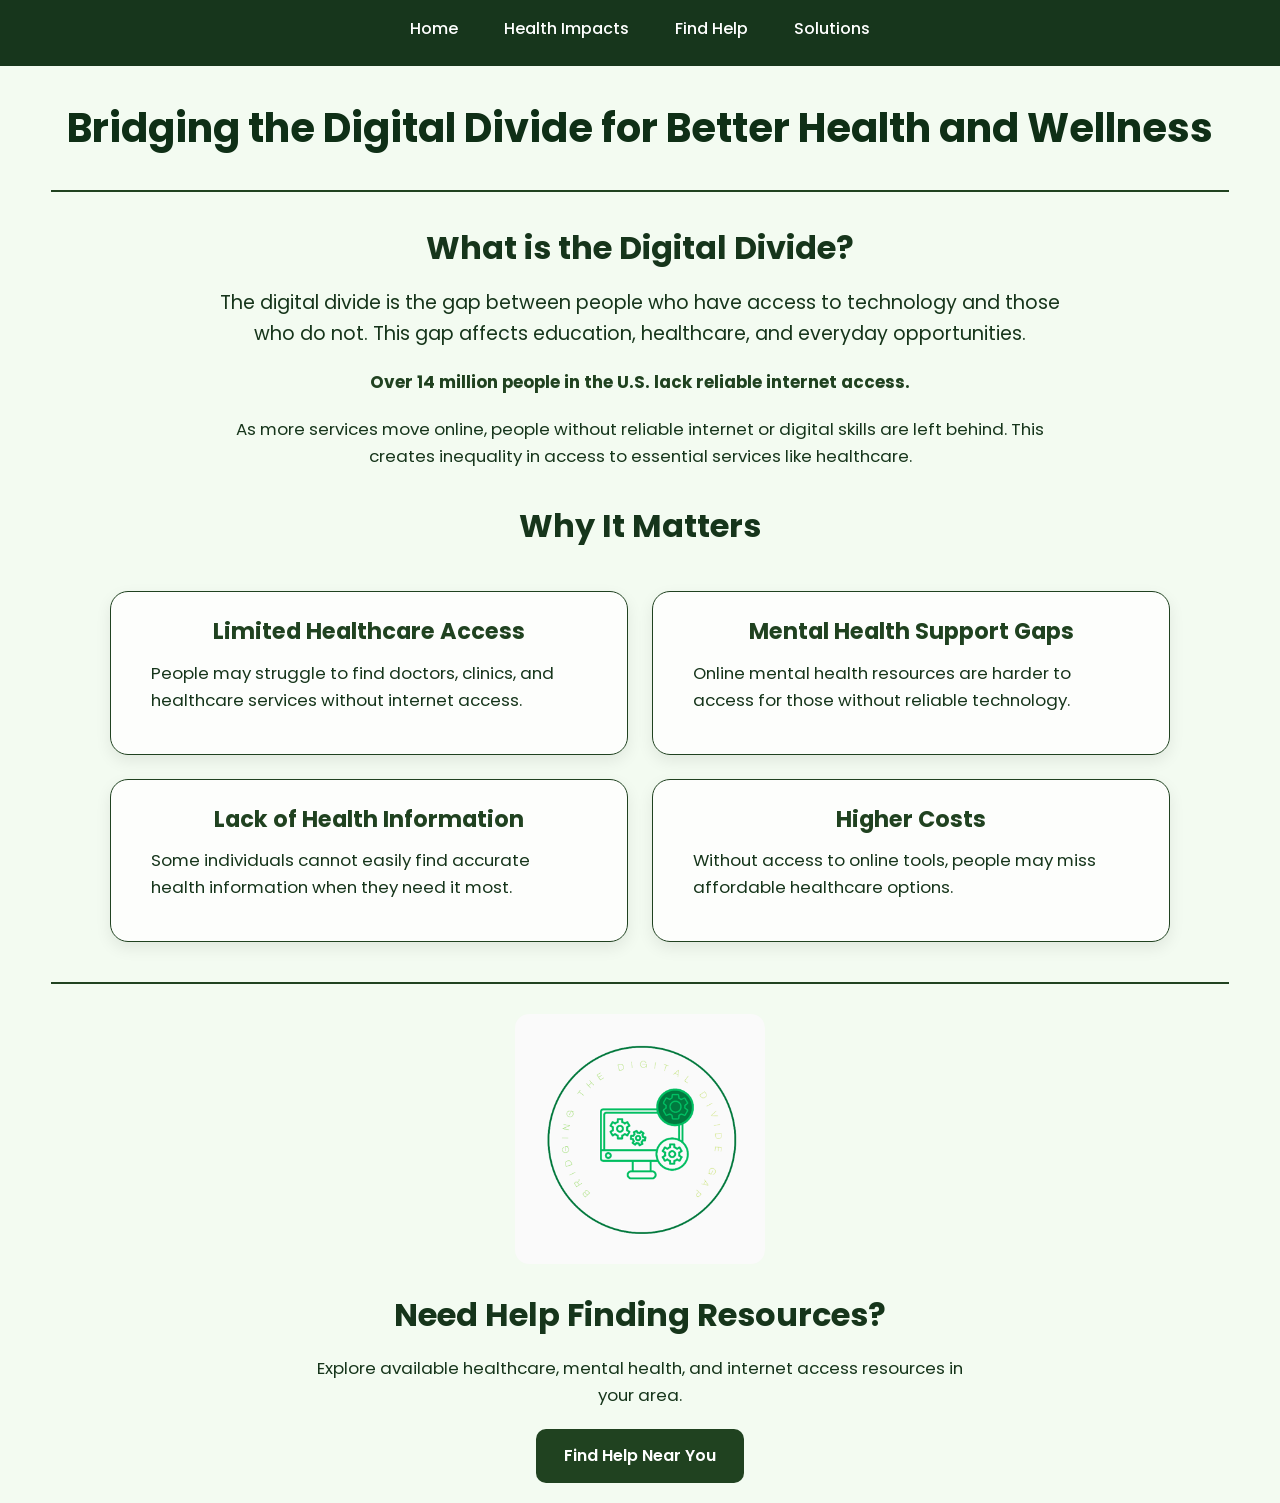
<file: index.html>
<!DOCTYPE html>
<html lang="en">

<head>
    <meta charset="UTF-8">
    <meta name="viewport" content="width=device-width, initial-scale=1.0">
    <link rel="preconnect" href="https://fonts.googleapis.com">
    <link rel="preconnect" href="https://fonts.gstatic.com" crossorigin>
    <link href="https://fonts.googleapis.com/css2?family=Poppins:wght@400;500;600;700&display=swap" rel="stylesheet">
    <link href="style.css" rel="stylesheet">
    <title>The Digital Divide - Home</title>
</head>

<body>
    <!---NAVIGATION-->
    <nav class="navigation_links">
        <ul>
            <li><a href="index.html">Home</a></li>
            <li><a href="healthimpacts.html">Health Impacts</a></li>
            <li><a href="findhelp.html">Find Help</a></li>
            <li><a href="solutions.html">Solutions</a></li>
        </ul>
    </nav>
    <!---TITLE/HEAD OF THE WEBSITE-->
    <h1>Bridging the Digital Divide for Better Health and Wellness</h1>
    <hr>
    <h2>What is the Digital Divide?</h2>
    <p class="home-intro">
    The digital divide is the gap between people who have access to technology and those who do not. This gap affects education, healthcare, and everyday opportunities.
</p>
<p class="home-stat">
    Over 14 million people in the U.S. lack reliable internet access.
</p>

<p class="home-explainer">
    As more services move online, people without reliable internet or digital skills are left behind. This creates inequality in access to essential services like healthcare.
</p>
<h2>Why It Matters</h2>

<div class="home-grid">
    <div class="home-card">
        <h3>Limited Healthcare Access</h3>
        <p>People may struggle to find doctors, clinics, and healthcare services without internet access.</p>
    </div>

    <div class="home-card">
        <h3>Mental Health Support Gaps</h3>
        <p>Online mental health resources are harder to access for those without reliable technology.</p>
    </div>

    <div class="home-card">
        <h3>Lack of Health Information</h3>
        <p>Some individuals cannot easily find accurate health information when they need it most.</p>
    </div>

    <div class="home-card">
        <h3>Higher Costs</h3>
        <p>Without access to online tools, people may miss affordable healthcare options.</p>
    </div>

</div>
    <hr>
    <img src = "Bridging the Digital Divide for Better Health and Wellness.png" alt = "Logo of Digital Divide Place" class = "image">
    <!---BUTTON FOR USER TO CLICK IF NEEDED HELP-->
    <h2>Need Help Finding Resources?</h2>
<p class="cta-text">
    Explore available healthcare, mental health, and internet access resources in your area.
</p>
<a href="findhelp.html" class="cta-button">Find Help Near You</a>
</body>
</html>
</file>
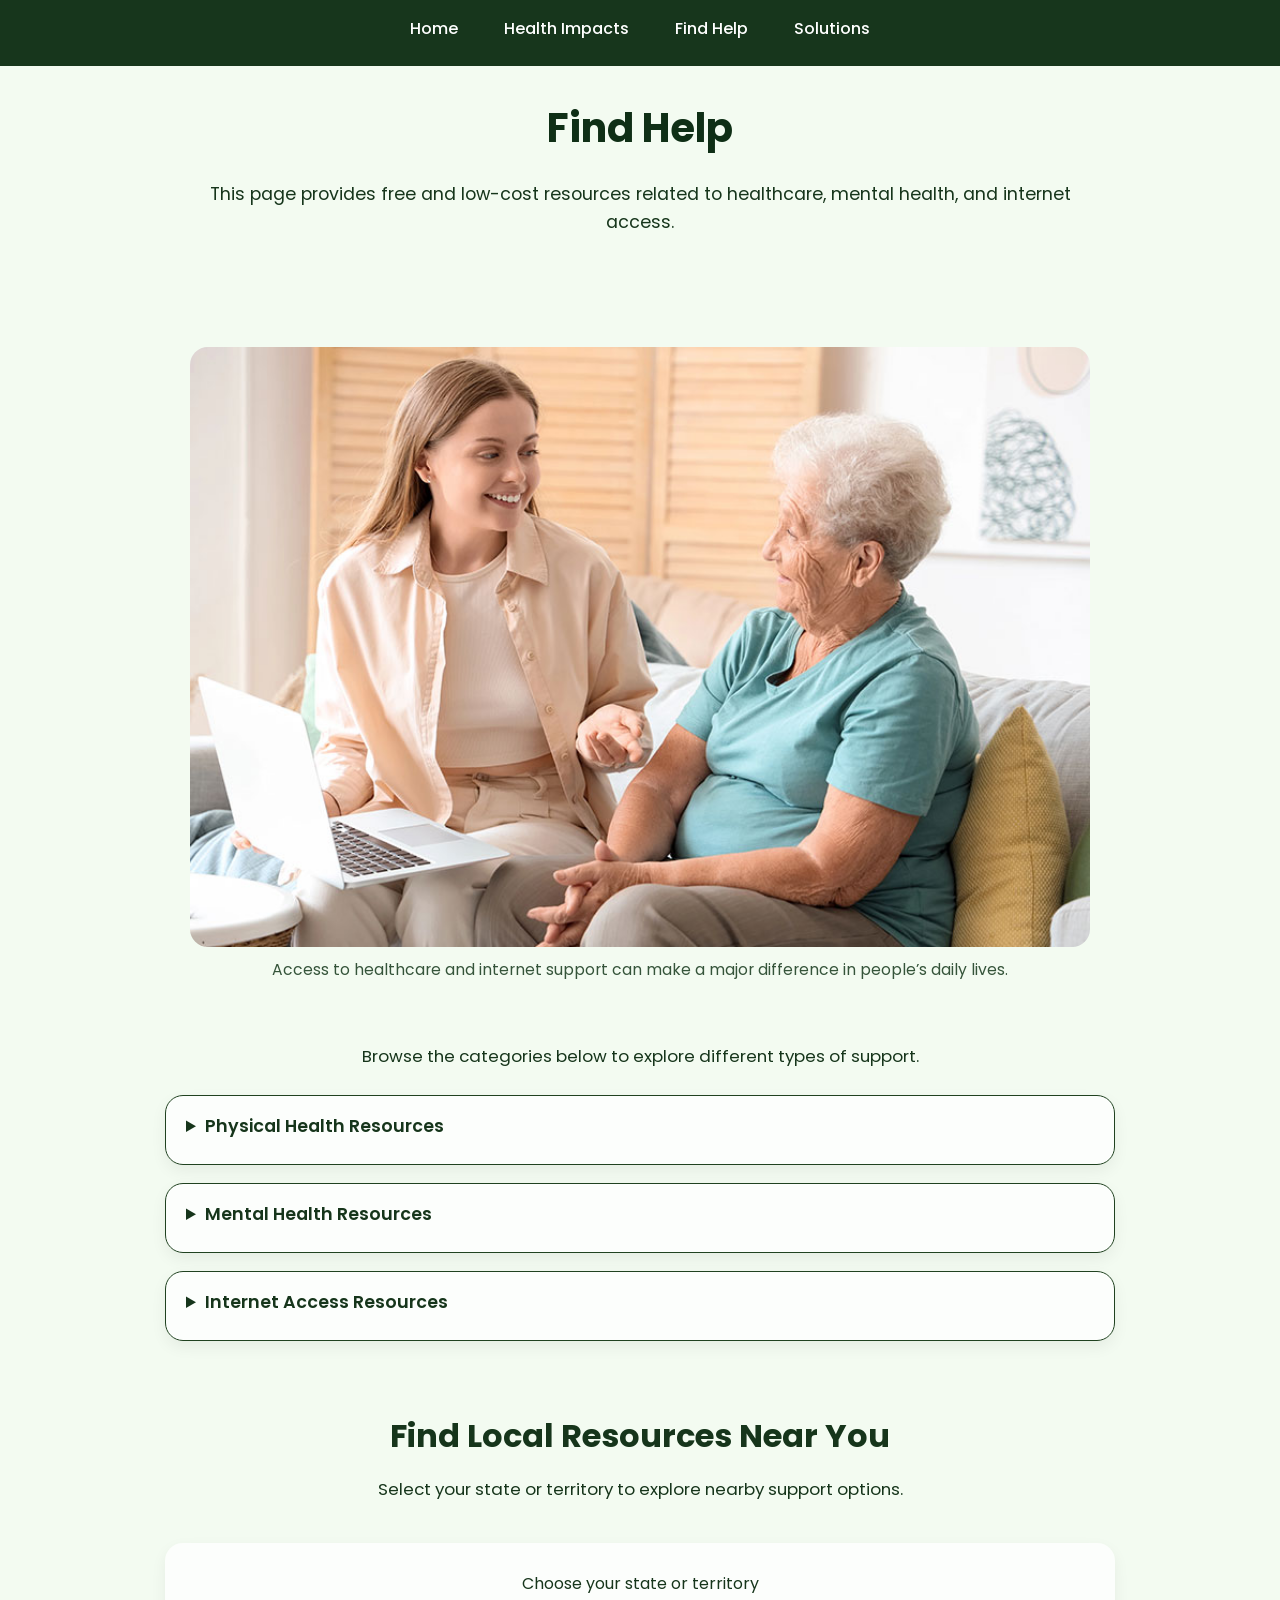
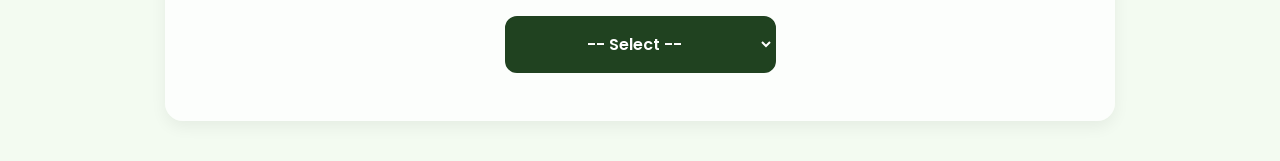
<file: findhelp.html>
<!DOCTYPE html>
<html lang="en">
<head>
    <meta charset="UTF-8">
    <meta name="viewport" content="width=device-width, initial-scale=1.0">
    <link rel="preconnect" href="https://fonts.googleapis.com">
    <link rel="preconnect" href="https://fonts.gstatic.com" crossorigin>
    <link href="https://fonts.googleapis.com/css2?family=Poppins:wght@400;500;600;700&display=swap" rel="stylesheet">
    <link href="style.css" rel="stylesheet">
    <title>The Digital Divide - Find Help</title>
</head>
<body>
    <!-- NAVIGATION -->
    <nav class="navigation_links">
        <ul>
            <li><a href="index.html">Home</a></li>
            <li><a href="healthimpacts.html">Health Impacts</a></li>
            <li><a href="findhelp.html">Find Help</a></li>
            <li><a href="solutions.html">Solutions</a></li>
        </ul>
    </nav>

    <h1>Find Help</h1>
    <p class="find-help-intro">
    This page provides free and low-cost resources related to healthcare, mental health, and internet access.
</p>

    <br>
    <br>

    <img src="teaching_others_tech.jpg" alt="A younger person helping an older adult use technology" class="find-help-image">

<p class="image-caption">
    Access to healthcare and internet support can make a major difference in people’s daily lives.
</p>
    <br>
    <p class="resources-intro">
    Browse the categories below to explore different types of support.
</p>

    <div class="finding_help_sections">
        <details>
            <summary>Physical Health Resources</summary>
            <ul>
                <li>Free or low-cost clinics in your area</li>
                <li>Community health centers</li>
                <li>Local hospitals with financial assistance</li>
            </ul>
        </details>

        <details>
            <summary>Mental Health Resources</summary>
            <ul class="square">
                <li>988 Suicide & Crisis Lifeline</li>
                <li>Online therapy services</li>
                <li>School counselors and community programs</li>
            </ul>
        </details>

        <details>
            <summary>Internet Access Resources</summary>
            <ul class="circle">
                <li>Public libraries with free Wi-Fi</li>
                <li>Low-cost internet programs</li>
                <li>Community centers with computer access</li>
            </ul>
        </details>
    </div>
    <br>
<h2>Find Local Resources Near You</h2>
<p class="resources-intro">Select your state or territory to explore nearby support options.</p>

    <div class="state-picker">
        <label for="stateSelect">Choose your state or territory</label>
        <select id="stateSelect" class="tool">
            <option value="">-- Select --</option>
        </select>
    </div>

    <div id="resourceResults" class="resource-results"></div>

    <script>
        const states = [
            "Alabama", "Alaska", "American Samoa", "Arizona", "Arkansas", "California", "Colorado", "Connecticut",
            "Delaware", "District of Columbia", "Florida", "Georgia", "Guam", "Hawaii", "Idaho", "Illinois",
            "Indiana", "Iowa", "Kansas", "Kentucky", "Louisiana", "Maine", "Maryland", "Massachusetts",
            "Michigan", "Minnesota", "Mississippi", "Missouri", "Montana", "Nebraska", "Nevada",
            "New Hampshire", "New Jersey", "New Mexico", "New York", "North Carolina", "North Dakota",
            "Northern Mariana Islands", "Ohio", "Oklahoma", "Oregon", "Pennsylvania", "Puerto Rico",
            "Rhode Island", "South Carolina", "South Dakota", "Tennessee", "Texas", "U.S. Virgin Islands",
            "Utah", "Vermont", "Virginia", "Washington", "West Virginia", "Wisconsin", "Wyoming"
        ];

        const stateLibraryNames = {
            "Alabama": "Alabama Public Library Service",
            "Alaska": "Alaska State Library",
            "American Samoa": "American Samoa Territorial Library",
            "Arizona": "Arizona State Library, Archives and Public Records",
            "Arkansas": "Arkansas State Library",
            "California": "California State Library",
            "Colorado": "Colorado State Library",
            "Connecticut": "Connecticut State Library",
            "Delaware": "Delaware Libraries",
            "District of Columbia": "District of Columbia Public Library",
            "Florida": "Florida Division of Library and Information Services",
            "Georgia": "Georgia Public Library Service",
            "Guam": "Guam Public Library System",
            "Hawaii": "Hawaii State Public Library System",
            "Idaho": "Idaho Commission for Libraries",
            "Illinois": "Illinois State Library",
            "Indiana": "Indiana State Library",
            "Iowa": "State Library of Iowa",
            "Kansas": "State Library of Kansas",
            "Kentucky": "Kentucky Department for Libraries and Archives",
            "Louisiana": "State Library of Louisiana",
            "Maine": "Maine State Library",
            "Maryland": "Maryland State Library Agency",
            "Massachusetts": "Massachusetts Board of Library Commissioners",
            "Michigan": "Library of Michigan",
            "Minnesota": "Minnesota Department of Education Library Services",
            "Mississippi": "Mississippi Library Commission",
            "Missouri": "Missouri State Library",
            "Montana": "Montana State Library",
            "Nebraska": "Nebraska Library Commission",
            "Nevada": "Nevada State Library, Archives and Public Records",
            "New Hampshire": "New Hampshire State Library",
            "New Jersey": "New Jersey State Library",
            "New Mexico": "New Mexico State Library",
            "New York": "New York State Library",
            "North Carolina": "State Library of North Carolina",
            "North Dakota": "North Dakota State Library",
            "Northern Mariana Islands": "Joeten-Kiyu Public Library",
            "Ohio": "State Library of Ohio",
            "Oklahoma": "Oklahoma Department of Libraries",
            "Oregon": "State Library of Oregon",
            "Pennsylvania": "Office of Commonwealth Libraries",
            "Puerto Rico": "Puerto Rico library resources",
            "Rhode Island": "Office of Library and Information Services",
            "South Carolina": "South Carolina State Library",
            "South Dakota": "South Dakota State Library",
            "Tennessee": "Tennessee State Library and Archives",
            "Texas": "Texas State Library and Archives Commission",
            "U.S. Virgin Islands": "U.S. Virgin Islands library resources",
            "Utah": "Utah State Library Division",
            "Vermont": "Vermont Department of Libraries",
            "Virginia": "Library of Virginia",
            "Washington": "Washington State Library",
            "West Virginia": "West Virginia Library Commission",
            "Wisconsin": "Wisconsin Department of Public Instruction Library Services",
            "Wyoming": "Wyoming State Library"
        };

        const select = document.getElementById("stateSelect");
        const results = document.getElementById("resourceResults");

        states.forEach(state => {
            const option = document.createElement("option");
            option.value = state;
            option.textContent = state;
            select.appendChild(option);
        });

        function makeGoogleSearchUrl(query) {
            return `https://www.google.com/search?q=${encodeURIComponent(query)}`;
        }

        function makeGoogleMapsUrl(query) {
            return `https://www.google.com/maps/search/${encodeURIComponent(query)}`;
        }

        select.addEventListener("change", function () {
            const state = this.value;

            if (!state) {
                results.innerHTML = "";
                return;
            }
            const libraryAgency = stateLibraryNames[state] || `${state} state library`;
            const libraryAgencySearch = makeGoogleSearchUrl(`${libraryAgency} official site`);
            const publicLibrariesMap = makeGoogleMapsUrl(`public libraries in ${state}`);
            const wifiMap = makeGoogleMapsUrl(`free wifi libraries and community centers in ${state}`);
            const communityHelpSearch = makeGoogleSearchUrl(`211 community help ${state}`);
            const digitalInclusionSearch = makeGoogleSearchUrl(`digital inclusion programs ${state}`);
            const lowCostInternetSearch = makeGoogleSearchUrl(`low cost internet programs ${state}`);
            const healthCenterSearch = makeGoogleSearchUrl(`community health centers in ${state}`);
            const mentalHealthSearch = makeGoogleSearchUrl(`mental health resources in ${state}`);
            results.innerHTML = `
                <div class="resource-card">
                    <h3>${state} Resource Hub</h3>
                    <ul>
                        <li><a href="${libraryAgencySearch}" target="_blank">Official statewide library agency</a></li>
                        <li><a href="${publicLibrariesMap}" target="_blank">Find public libraries near you</a></li>
                        <li><a href="${wifiMap}" target="_blank">Find places with free Wi-Fi</a></li>
                    </ul>
                </div>

                <div class="resource-card">
                    <h3>Community and Internet Help</h3>
                    <ul>
                        <li><a href="${communityHelpSearch}" target="_blank">Find local 211 and community help</a></li>
                        <li><a href="${digitalInclusionSearch}" target="_blank">Find digital inclusion programs</a></li>
                        <li><a href="${lowCostInternetSearch}" target="_blank">Find low-cost internet programs</a></li>
                    </ul>
                </div>

                <div class="resource-card">
                    <h3>Health and Mental Health</h3>
                    <ul>
                        <li><a href="${healthCenterSearch}" target="_blank">Find community health centers</a></li>
                        <li><a href="${mentalHealthSearch}" target="_blank">Find mental health resources</a></li>
                    </ul>
                </div>
            `;
        });
    </script>
</body>
</html>
</file>
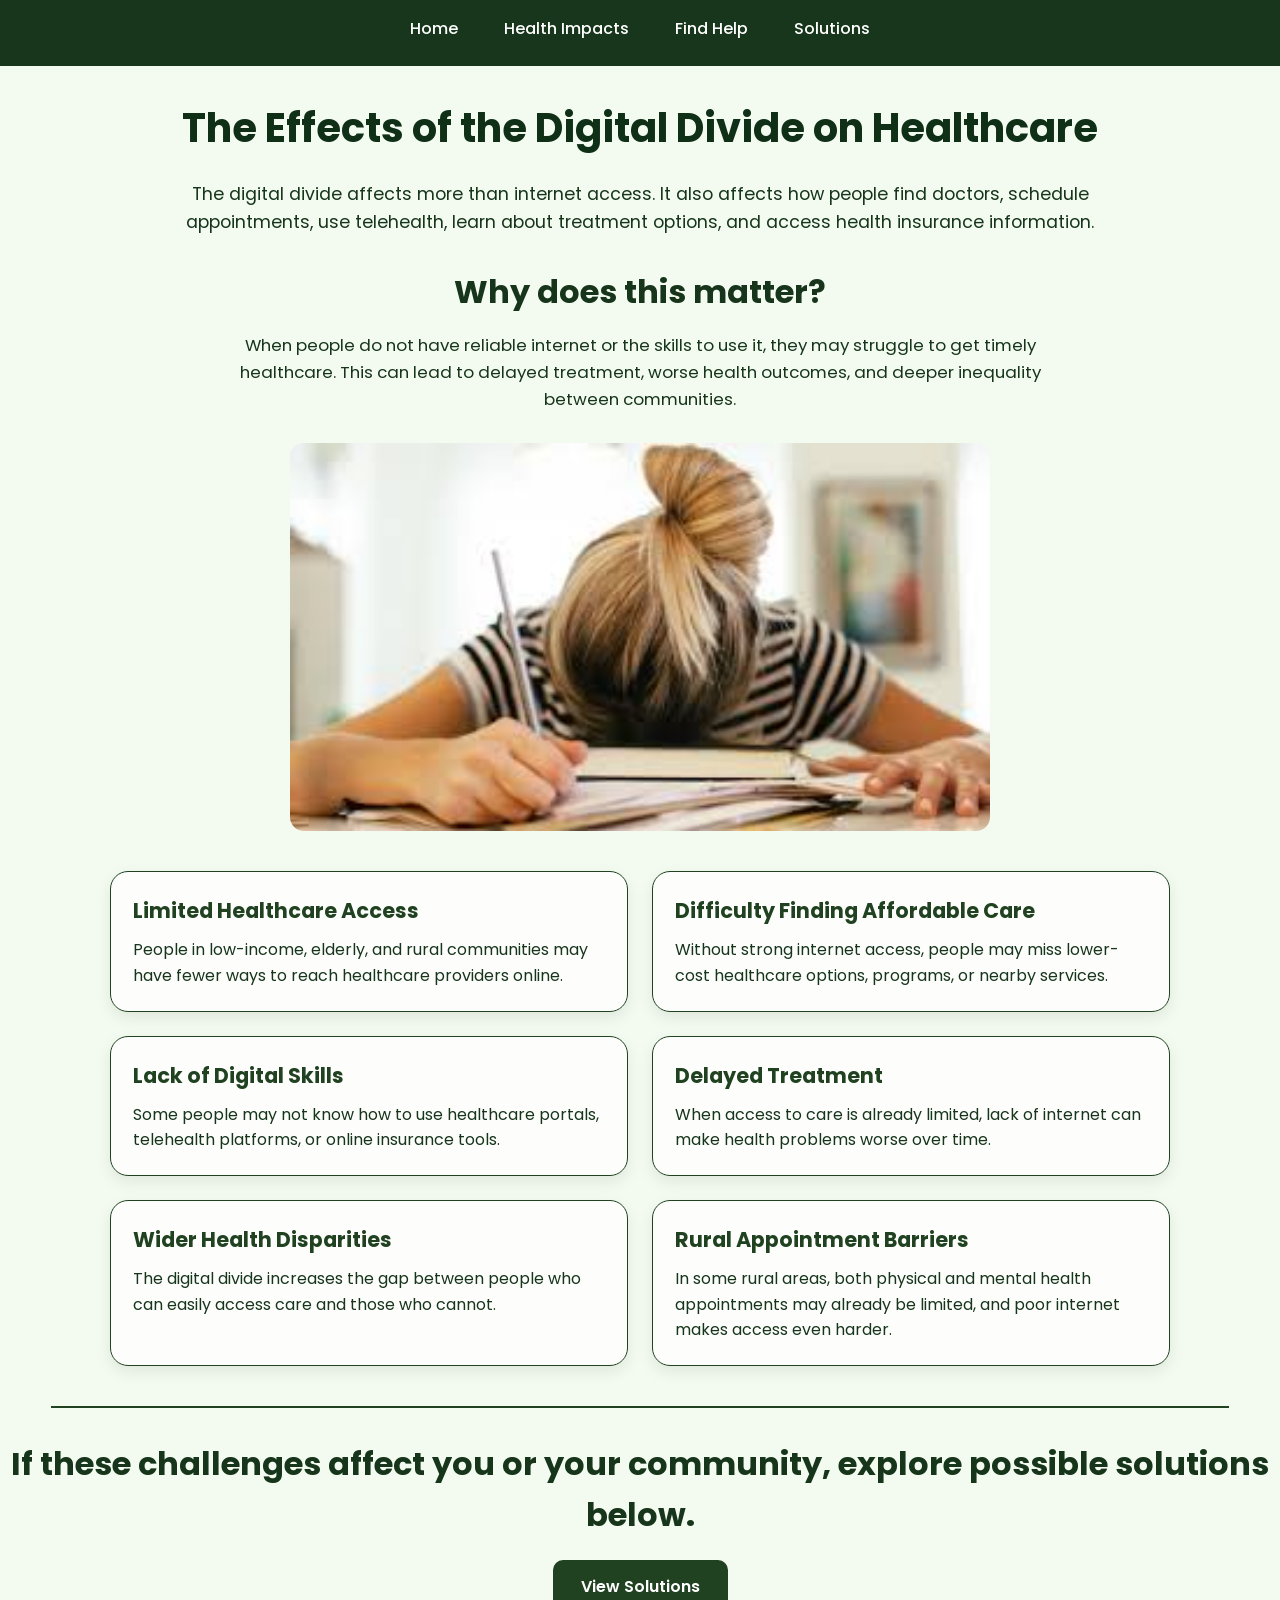
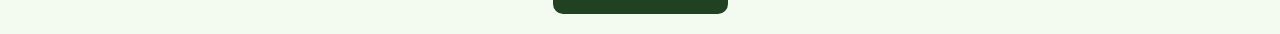
<file: healthimpacts.html>
<!DOCTYPE html>
<html lang="en">
<head>
    <meta charset="UTF-8">
    <meta name="viewport" content="width=device-width, initial-scale=1.0">
    <link rel="preconnect" href="https://fonts.googleapis.com">
    <link rel="preconnect" href="https://fonts.gstatic.com" crossorigin>
    <link href="https://fonts.googleapis.com/css2?family=Poppins:wght@400;500;600;700&display=swap" rel="stylesheet">
    <link href="style.css" rel="stylesheet">
    <title>The Digital Divide - Health Impacts</title>
</head>
<body>
    <!---NAVIGATION-->
    <nav class="navigation_links">
        <ul>
            <li><a href="index.html">Home</a></li>
            <li><a href="healthimpacts.html">Health Impacts</a></li>
            <li><a href="findhelp.html">Find Help</a></li>
            <li><a href="solutions.html">Solutions</a></li>
        </ul>
    </nav>
    <h1>The Effects of the Digital Divide on Healthcare</h1>
<p class="page-intro">
    The digital divide affects more than internet access. It also affects how people find doctors, schedule appointments, use telehealth, learn about treatment options, and access health insurance information.
</p>
<section class="impact-section">
    <h2>Why does this matter?</h2>
    <p class="impact-explainer">
        When people do not have reliable internet or the skills to use it, they may struggle to get timely healthcare. This can lead to delayed treatment, worse health outcomes, and deeper inequality between communities.
    </p>
</section>
 <img src = "stressed_from_no_tech.png" alt = "Image of an individual writing an essay stressed out without technology." class = "stressed">
<section class="impact-grid">
    <div class="impact-card">
        <h3>Limited Healthcare Access</h3>
        <p>People in low-income, elderly, and rural communities may have fewer ways to reach healthcare providers online.</p>
    </div>
    <div class="impact-card">
        <h3>Difficulty Finding Affordable Care</h3>
        <p>Without strong internet access, people may miss lower-cost healthcare options, programs, or nearby services.</p>
    </div>
    <div class="impact-card">
        <h3>Lack of Digital Skills</h3>
        <p>Some people may not know how to use healthcare portals, telehealth platforms, or online insurance tools.</p>
    </div>
    <div class="impact-card">
        <h3>Delayed Treatment</h3>
        <p>When access to care is already limited, lack of internet can make health problems worse over time.</p>
    </div>
    <div class="impact-card">
        <h3>Wider Health Disparities</h3>
        <p>The digital divide increases the gap between people who can easily access care and those who cannot.</p>
    </div>
    <div class="impact-card">
        <h3>Rural Appointment Barriers</h3>
        <p>In some rural areas, both physical and mental health appointments may already be limited, and poor internet makes access even harder.</p>
    </div>
</section>

<hr>

<h2>If these challenges affect you or your community, explore possible solutions below.</h2>

<a href="solutions.html" class="cta-button">View Solutions</a>
</body>
</html>
</file>
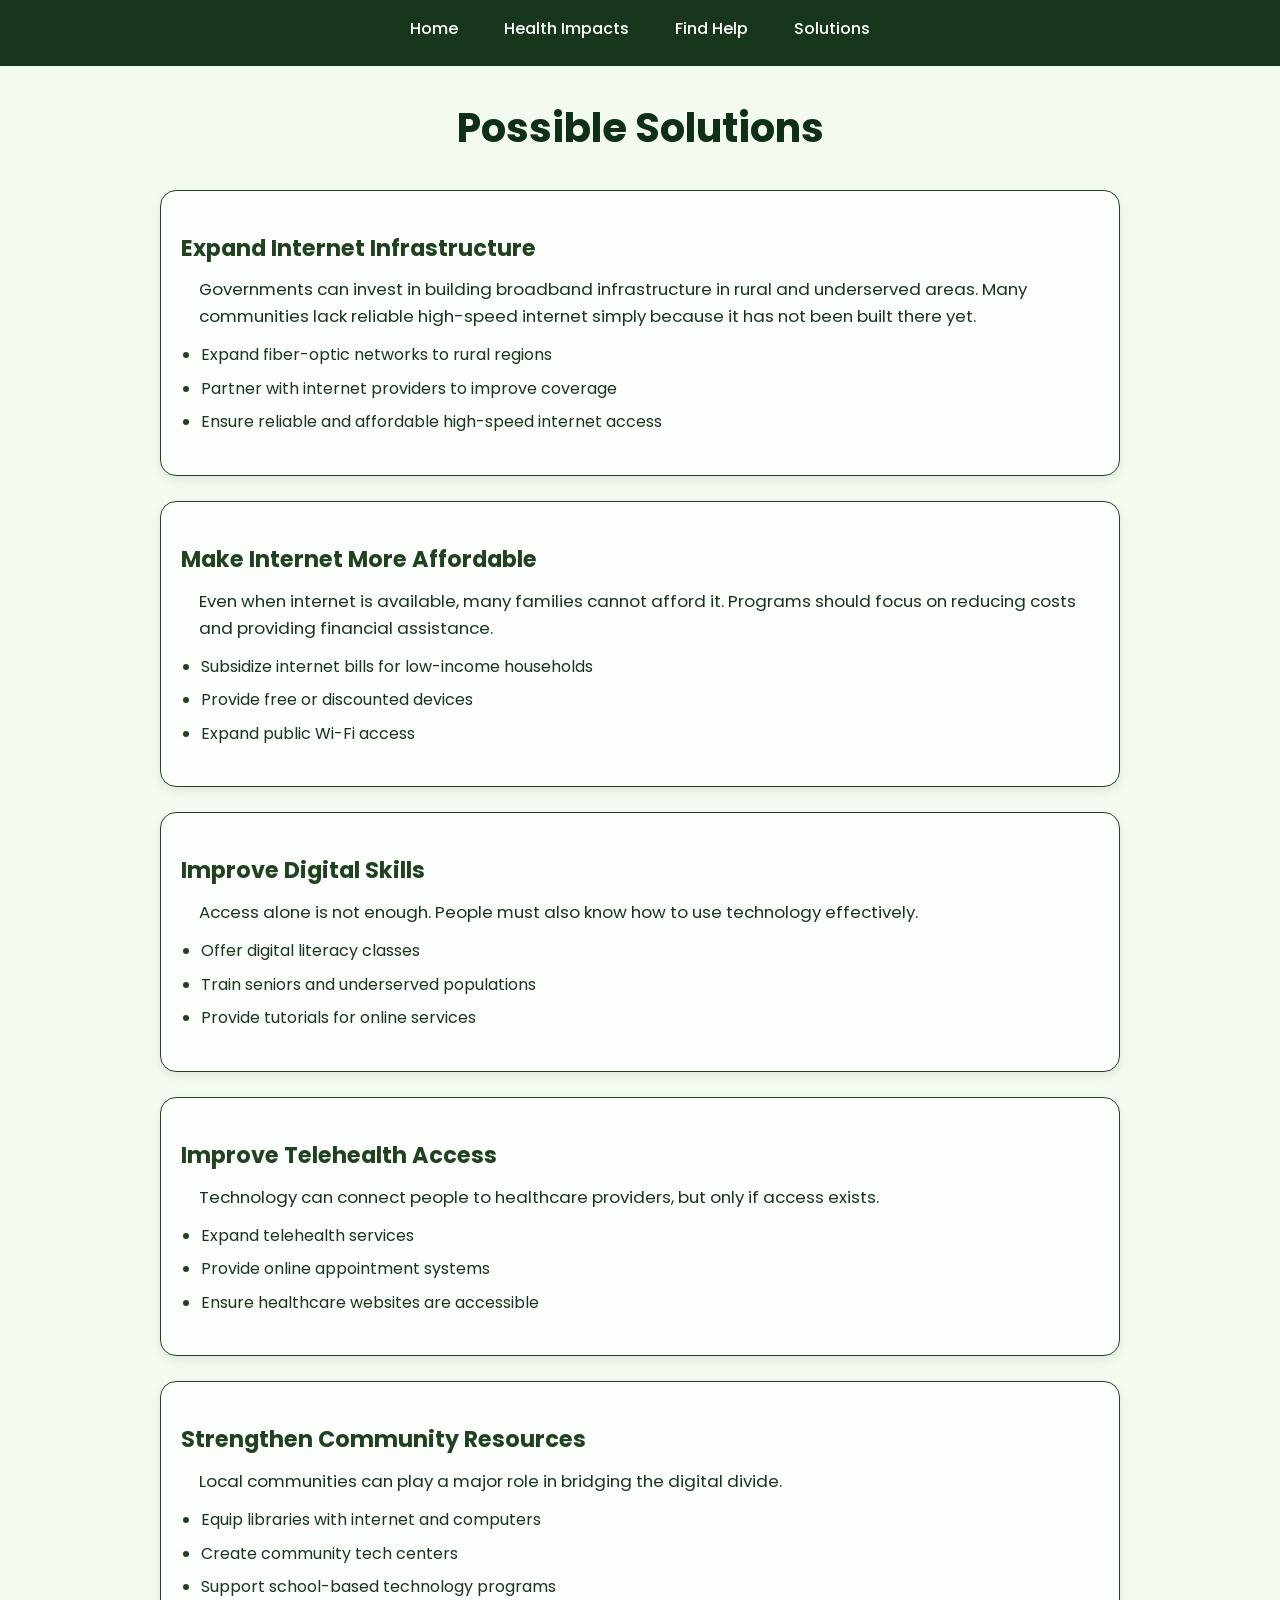
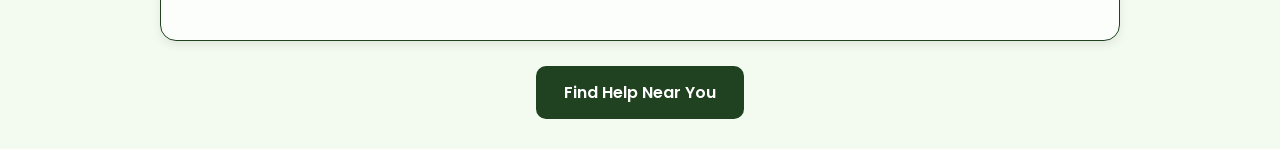
<file: solutions.html>
<!DOCTYPE html>
<html lang="en">
<head>
    <meta charset="UTF-8">
    <meta name="viewport" content="width=device-width, initial-scale=1.0">
    <link rel="preconnect" href="https://fonts.googleapis.com">
    <link rel="preconnect" href="https://fonts.gstatic.com" crossorigin>
    <link href="https://fonts.googleapis.com/css2?family=Poppins:wght@400;500;600;700&display=swap" rel="stylesheet">
    <link href="style.css" rel="stylesheet">
    <title>The Digital Divide - Solutions</title>
</head>
<body>
    <nav class="navigation_links">
        <ul>
            <li><a href="index.html">Home</a></li>
            <li><a href="healthimpacts.html">Health Impacts</a></li>
            <li><a href="findhelp.html">Find Help</a></li>
            <li><a href="solutions.html">Solutions</a></li>
        </ul>
    </nav>
    <h1>Possible Solutions</h1>
    <div class="solutions-container">
        <div class="solution-card">
            <h3>Expand Internet Infrastructure</h3>
            <p>Governments can invest in building broadband infrastructure in rural and underserved areas. Many communities lack reliable high-speed internet simply because it has not been built there yet.</p>
            <ul>
                <li>Expand fiber-optic networks to rural regions</li>
                <li>Partner with internet providers to improve coverage</li>
                <li>Ensure reliable and affordable high-speed internet access</li>
            </ul>
        </div>

        <div class="solution-card">
            <h3>Make Internet More Affordable</h3>
            <p>Even when internet is available, many families cannot afford it. Programs should focus on reducing costs and providing financial assistance.</p>
            <ul>
                <li>Subsidize internet bills for low-income households</li>
                <li>Provide free or discounted devices</li>
                <li>Expand public Wi-Fi access</li>
            </ul>
        </div>
        <div class="solution-card">
            <h3>Improve Digital Skills</h3>
            <p>Access alone is not enough. People must also know how to use technology effectively.</p>
            <ul>
                <li>Offer digital literacy classes</li>
                <li>Train seniors and underserved populations</li>
                <li>Provide tutorials for online services</li>
            </ul>
        </div>
        <div class="solution-card">
            <h3>Improve Telehealth Access</h3>
            <p>Technology can connect people to healthcare providers, but only if access exists.</p>
            <ul>
                <li>Expand telehealth services</li>
                <li>Provide online appointment systems</li>
                <li>Ensure healthcare websites are accessible</li>
            </ul>
        </div>
        <div class="solution-card">
            <h3>Strengthen Community Resources</h3>
            <p>Local communities can play a major role in bridging the digital divide.</p>
            <ul>
                <li>Equip libraries with internet and computers</li>
                <li>Create community tech centers</li>
                <li>Support school-based technology programs</li>
            </ul>
        </div>
        <a href="findhelp.html" class="cta-button">Find Help Near You</a>
    </div>
</body>
</html>
</file>
<file: style.css>
body {
    background-color: #f3fbf1;
    color: #16351b;
    margin: 0;
    line-height: 1.6;
}
h1 {
    text-align: center;
    color: #0f2f16;
    font-size: 2.5rem;
    margin-top: 30px;
    margin-bottom: 20px;
}
::selection {
    background-color: #b7dfb0;
    color: #102814;
}
* {
    font-family: "Poppins", Arial, sans-serif;
    box-sizing: border-box;
}
.navigation_links ul {
    list-style-type: none;
    background-color: #17361c;
    padding: 0;
    margin: 0;
    display: flex;
    justify-content: center;
    align-items: center;
    gap: 10px;
    width: 100%;
}
.navigation_links a {
    display: block;
    color: white;
    text-decoration: none;
    text-align: center;
    padding: 16px 18px;
    font-size: 1rem;
    font-weight: 500;
    transition: background-color 0.25s ease, color 0.25s ease;
}
.navigation_links a:hover {
    background-color: #2f6a38;
    color: #f3fbf1;
}
.navigation_links li {
    padding: 0;
}
hr {
    border: none;
    border-top: 2px solid #204220;
    width: 92%;
    margin: 30px auto;
}
h2 {
    text-align: center;
    color: #16351b;
    font-size: 2rem;
    margin-top: 25px;
    margin-bottom: 15px;
}
h3 {
    text-align: center;
    color: #204220;
    font-size: 1.4rem;
    margin-top: 20px;
    margin-bottom: 10px;
}

li {
    list-style-position: outside;
    margin-bottom: 8px;
}
a {
    text-decoration: none;
    color: #204220;
    font-size: 1rem;
}

button {
    border-radius: 10px;
    border: none;
    min-width: 160px;
    height: 52px;
    background-color: #204220;
    color: white;
    display: block;
    margin: 20px auto;
    font-size: 1rem;
    font-weight: 600;
    cursor: pointer;
    letter-spacing: 0.5px;
}
button:hover {
    background-color: #2f6a38;
    transform: translateY(-2px);
}
.finding_help {
    display: flex;
    justify-content: center;
    align-items: center;
}
.square {
    list-style-type: square;
}
.circle {
    list-style-type: circle;
}

li::marker {
    color: #204220;
}

.tool {
    display: block;
    padding: 14px 20px;
    border-radius: 12px;
    border: 2px solid #204220;
    background-color: #204220;
    text-align: center;
    color: white;
    margin: 20px auto;
    font-size: 1rem;
    font-weight: 600;
    min-width: 260px;
    max-width: 320px;
    transition: background-color 0.25s ease, transform 0.2s ease;
}
.tool:hover {
    background-color: #2f6a38;
    transform: translateY(-2px);
}
.image {
    height: 250px;
    width: 250px;
    display: block;
    margin: 25px auto;
    border-radius: 14px;
}
.stressed {
    max-width: 700px;
    width: 90%;
    height: auto;
    display: block;
    margin: 25px auto;
    border-radius: 14px;
}
details ul {
  display: inline-block;   /* centers the whole list block */
  text-align: left;        /* aligns bullets + text properly */
  padding-left: 1.5rem;    /* proper bullet spacing */
  margin: 10px auto 20px auto;
}
details li {
  margin: 6px 0;
}
details {
  width: min(700px, 90%);
  margin: 16px auto;
  text-align: left;
  background-color: rgba(255, 255, 255, 0.65);
  border: 1px solid #bdd9bf;
  border-radius: 12px;
  padding: 12px 16px;
}
/* Style the dropdown headers */
details summary {
  cursor: pointer;
  font-weight: 600;
  font-size: 1.1rem;
  margin-bottom: 8px;
  color: #16351b;
}
.state-picker {
    text-align: center;
    margin-top: 20px;
    margin-bottom: 20px;
}
.state-picker {
    text-align: center;
    margin: 30px auto;
    padding: 20px;
    background-color: rgba(255, 255, 255, 0.5);
    border-radius: 14px;
    max-width: 700px;
}
.resource-results {
    max-width: 800px;
    margin: 30px auto;
    text-align: left;
}
.resource-card {
    background-color: rgba(255, 255, 255, 0.78);
    border: 1.5px solid #204220;
    border-radius: 16px;
    padding: 22px;
    margin-bottom: 22px;
    box-shadow: 0 4px 12px rgba(0, 0, 0, 0.08);
}
.resource-card h3 {
    text-align: center;
    color: #204220;
    margin-bottom: 15px;
}
.resource-card ul {
    padding-left: 25px;
    margin: 0;
}
.resource-card li {
    margin-bottom: 10px;
    list-style-position: outside;
}
.resource-card a {
    color: #204220;
    text-decoration: underline;
    display: inline;
    font-size: 1rem;
}
.resource-card a:hover {
    color: #000;
}
p {
    max-width: 1000px;
    margin: 0 auto 18px auto;
    padding: 0 18px;
    font-size: 1.05rem;
}
ul, ol {
    max-width: 1000px;
    margin: 0 auto 20px auto;
    padding-left: 40px;
}
img {
    max-width: 100%;
}
.navigation_links {
    width: 100%;
}
html, body {
    margin: 0;
    padding: 0;
    width: 100%;
    overflow-x: hidden;
}
.navigation_links {
    width: 100vw;
    margin: 0;
    padding: 0;
}
.navigation_links ul {
    list-style-type: none;
    background-color: #17361c;
    margin: 0;
    padding: 0;
    width: 100vw;
    min-width: 100vw;
    display: flex;
    justify-content: center;
    align-items: center;
    gap: 10px;
}
.navigation_links li {
    padding: 0;
}

.navigation_links a {
    display: block;
    color: white;
    text-decoration: none;
    text-align: center;
    padding: 16px 18px;
    font-size: 1rem;
    font-weight: 500;
}
 .cta-button {
    display: block;
    width: fit-content;
    margin: 20px auto;
    padding: 14px 28px;
    background-color: #204220;
    color: white;
    text-decoration: none;
    text-align: center;
    font-size: 1rem;
    font-weight: 600;
    border-radius: 10px;
    transition: background-color 0.25s ease, transform 0.2s ease;
}
.cta-button:hover {
    background-color: #2f6a38;
    color: white;
    transform: translateY(-2px);
}
.solutions-container {
    max-width: 1000px;
    margin: 30px auto;
    padding: 0 20px;
}

.solution-card {
    background-color: rgba(255, 255, 255, 0.8);
    border: 1.5px solid #204220;
    border-radius: 16px;
    padding: 20px;
    margin-bottom: 25px;
    text-align: left;
    box-shadow: 0 4px 10px rgba(0,0,0,0.08);
}

.solution-card h3 {
    text-align: left;
    color: #204220;
    margin-bottom: 10px;
}
.solution-card p {
    margin-bottom: 12px;
}
.solution-card ul {
    padding-left: 20px;
}
.solution-card li {
    margin-bottom: 8px;
}
.page-intro {
    max-width: 950px;
    margin: 0 auto 30px auto;
    text-align: center;
    font-size: 1.1rem;
    padding: 0 20px;
}
.impact-section {
    max-width: 950px;
    margin: 0 auto 30px auto;
    padding: 0 20px;
}
.impact-explainer {
    text-align: center;
    font-size: 1.05rem;
}
.impact-grid {
    max-width: 1100px;
    margin: 40px auto;
    padding: 0 20px;
    display: grid;
    grid-template-columns: repeat(2, minmax(280px, 1fr));
    gap: 24px;
}
.impact-card {
    background-color: rgba(255, 255, 255, 0.82);
    border: 1.5px solid #204220;
    border-radius: 18px;
    padding: 22px;
    text-align: left;
    box-shadow: 0 6px 16px rgba(0, 0, 0, 0.08);
}
.impact-card h3 {
    text-align: left;
    color: #204220;
    margin-top: 0;
    margin-bottom: 10px;
    font-size: 1.3rem;
}
.impact-card p {
    margin: 0;
    padding: 0;
    max-width: none;
    font-size: 1rem;
}
@media (max-width: 768px) {
    .impact-grid {
        grid-template-columns: 1fr;
    }
}
.find-help-intro {
    max-width: 950px;
    margin: 0 auto 30px auto;
    text-align: center;
    font-size: 1.1rem;
    padding: 0 20px;
}
.find-help-image {
    max-width: 900px;
    width: 85%;
    height: auto;
    display: block;
    margin: 30px auto 10px auto;
    border-radius: 18px;
}
.image-caption {
    text-align: center;
    font-size: 0.98rem;
    color: #35543a;
    margin-bottom: 35px;
    padding: 0 20px;
}
.resources-intro {
    text-align: center;
    max-width: 850px;
    margin: 0 auto 25px auto;
    padding: 0 20px;
}
details {
    width: min(950px, 90%);
    margin: 18px auto;
    text-align: left;
    background-color: rgba(255, 255, 255, 0.78);
    border: 1.5px solid #204220;
    border-radius: 18px;
    padding: 16px 20px;
    box-shadow: 0 6px 16px rgba(0, 0, 0, 0.06);
}
.state-picker {
    text-align: center;
    margin: 40px auto;
    padding: 28px 20px;
    background-color: rgba(255, 255, 255, 0.78);
    border-radius: 18px;
    max-width: 950px;
    box-shadow: 0 6px 16px rgba(0, 0, 0, 0.06);
}
.home-intro {
    max-width: 900px;
    margin: 0 auto 20px auto;
    text-align: center;
    font-size: 1.2rem;
}

.home-explainer {
    max-width: 850px;
    margin: 0 auto 30px auto;
    text-align: center;
    font-size: 1.05rem;
}
.home-grid {
    max-width: 1100px;
    margin: 40px auto;
    padding: 0 20px;
    display: grid;
    grid-template-columns: repeat(2, minmax(280px, 1fr));
    gap: 24px;
}
.home-card {
    background-color: rgba(255, 255, 255, 0.82);
    border: 1.5px solid #204220;
    border-radius: 18px;
    padding: 22px;
    text-align: left;
    box-shadow: 0 6px 16px rgba(0, 0, 0, 0.08);
}
.home-card h3 {
    margin-top: 0;
    color: #204220;
}
.cta-text {
    text-align: center;
    max-width: 700px;
    margin: 10px auto 20px auto;
}
@media (max-width: 768px) {
    .home-grid {
        grid-template-columns: 1fr;
    }
}
.home-stat {
    max-width: 850px;
    margin: 10px auto 20px auto;
    text-align: center;
    font-size: 1.05rem;
    font-weight: 700;
    color: #204220;
}
</file>
